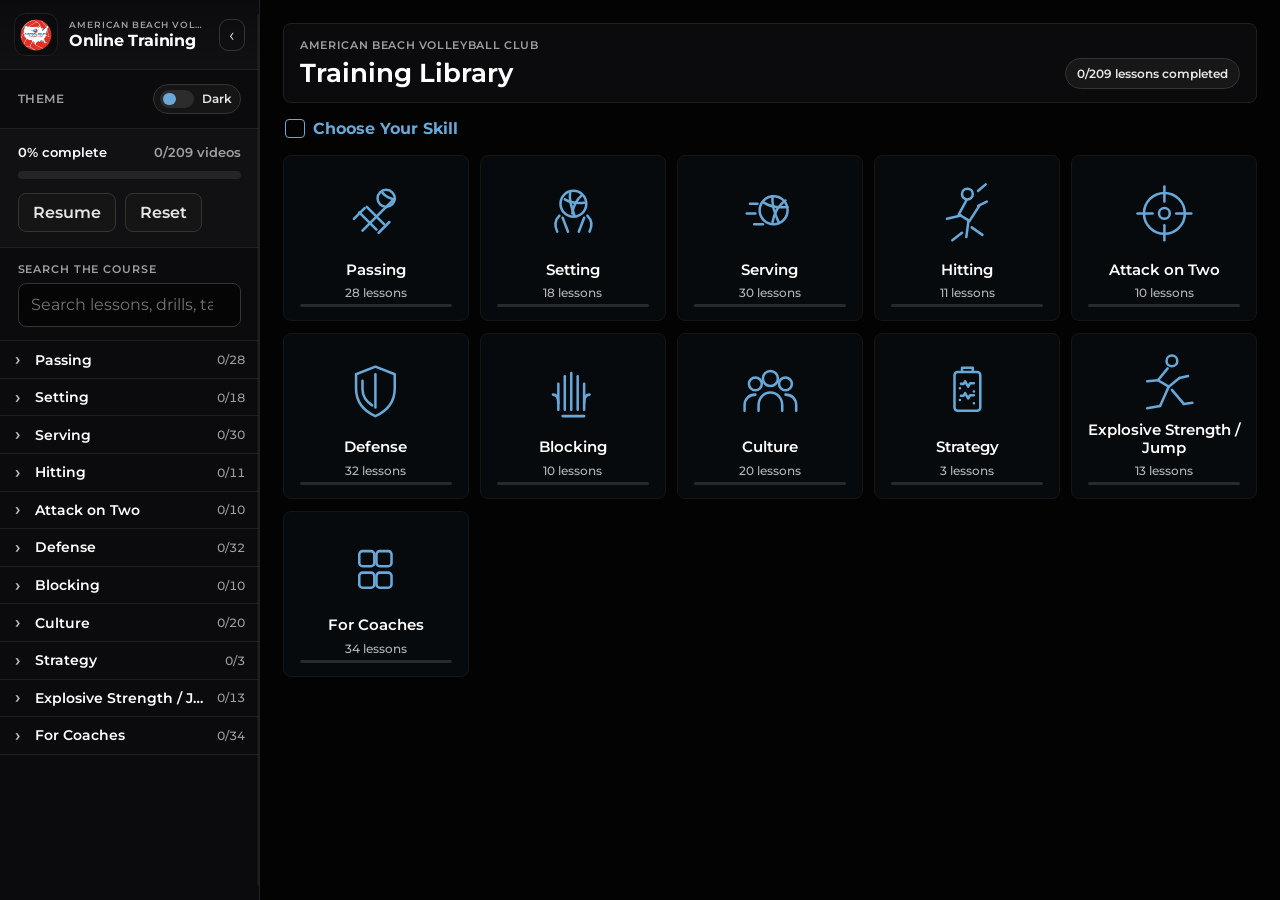
<file: index.html>
<!doctype html>
<html lang="en">
  <head>
    <meta charset="utf-8">
    <meta name="viewport" content="width=device-width, initial-scale=1">
    <title>Beach Volleyball Training Videos & Drills | American Beach Volleyball Club</title>
    <meta
      name="description"
      content="Learn beach volleyball with American Beach Volleyball Club training videos, drills, and coaching for passing, setting, serving, hitting, defense, blocking, strategy, and explosive strength."
    >
    <meta name="robots" content="index, follow">
    <link rel="canonical" href="https://learn.americanbeachvolleyballclub.com/">
    <meta property="og:type" content="website">
    <meta property="og:site_name" content="American Beach Volleyball Club">
    <meta property="og:title" content="Beach Volleyball Training Videos & Drills | American Beach Volleyball Club">
    <meta property="og:description" content="Beach volleyball training videos, drills, and coaching from American Beach Volleyball Club.">
    <meta property="og:url" content="https://learn.americanbeachvolleyballclub.com/">
    <meta property="og:image" content="https://learn.americanbeachvolleyballclub.com/assets/abvc-logo.png">
    <meta name="twitter:card" content="summary">
    <meta name="twitter:title" content="Beach Volleyball Training Videos & Drills | American Beach Volleyball Club">
    <meta name="twitter:description" content="Beach volleyball training videos, drills, and coaching from American Beach Volleyball Club.">
    <meta name="twitter:image" content="https://learn.americanbeachvolleyballclub.com/assets/abvc-logo.png">
    <script type="application/ld+json">
      {
        "@context": "https://schema.org",
        "@type": "Course",
        "name": "American Beach Volleyball Club Online Training",
        "description": "Beach volleyball training videos, drills, and coaching covering skills, strategy, culture, explosive strength, and coaching games.",
        "url": "https://learn.americanbeachvolleyballclub.com/",
        "provider": {
          "@type": "Organization",
          "name": "American Beach Volleyball Club",
          "url": "https://learn.americanbeachvolleyballclub.com/"
        },
        "inLanguage": "en"
      }
    </script>
    <link rel="icon" type="image/png" href="assets/abvc-logo.png">
    <link rel="apple-touch-icon" href="assets/abvc-logo.png">
    <link rel="preconnect" href="https://fonts.googleapis.com">
    <link rel="preconnect" href="https://fonts.gstatic.com" crossorigin>
    <link href="https://fonts.googleapis.com/css2?family=Montserrat:wght@400;500;600;700&display=swap" rel="stylesheet">
    <link rel="stylesheet" href="styles.css?v=34">
    <!-- Google tag (gtag.js) -->
    <script async src="https://www.googletagmanager.com/gtag/js?id=G-4H2KWQCD0J"></script>
    <script>
      window.dataLayer = window.dataLayer || [];
      function gtag() { dataLayer.push(arguments); }
      gtag("js", new Date());
      gtag("config", "G-4H2KWQCD0J");
    </script>
    <script id="mcjs">!function(c,h,i,m,p){m=c.createElement(h),p=c.getElementsByTagName(h)[0],m.async=1,m.src=i,p.parentNode.insertBefore(m,p)}(document,"script","https://chimpstatic.com/mcjs-connected/js/users/8a5a40781b8eb0233e2a99b61/4158b259b9c6bb504e699e1d3.js");</script>
  </head>
  <body>
    <div class="app-shell" id="appShell">
      <aside class="course-sidebar" id="courseSidebar" aria-label="Course navigation">
        <button class="sidebar-resize-handle" id="sidebarResizeHandle" type="button" aria-label="Resize course navigation"></button>
        <div class="brand-lockup">
          <button class="brand-home-button" id="brandHomeButton" type="button" aria-label="Back to course home">
            <img class="brand-logo" src="assets/abvc-logo.png" alt="American Beach Volleyball Club logo">
          </button>
          <div class="brand-copy">
            <p class="eyebrow">American Beach Volleyball Club</p>
            <h1>Online Training</h1>
          </div>
          <button class="sidebar-toggle" id="sidebarToggle" type="button" aria-label="Collapse course navigation" aria-expanded="true">
            <span aria-hidden="true">‹</span>
          </button>
        </div>

        <div class="theme-row">
          <span>Theme</span>
          <button class="theme-toggle" id="themeToggle" type="button" aria-pressed="true">
            <span class="theme-toggle-track" aria-hidden="true">
              <span class="theme-toggle-thumb"></span>
            </span>
            <span id="themeLabel">Dark</span>
          </button>
        </div>

        <div class="progress-card" aria-live="polite">
          <div class="progress-copy">
            <span id="progressLabel">0% complete</span>
            <span id="lessonCount">0 lessons</span>
          </div>
          <div class="progress-track" aria-hidden="true">
            <span id="progressFill"></span>
          </div>
          <div class="sidebar-actions">
            <button class="button button-secondary" id="resumeButton" type="button">Resume</button>
            <button class="button button-ghost" id="resetProgressButton" type="button">Reset</button>
          </div>
        </div>

        <label class="search-label" for="courseSearch">Search the course</label>
        <input id="courseSearch" class="course-search" type="search" placeholder="Search lessons, drills, tags">

        <nav id="courseTree" class="course-tree" aria-label="Course modules"></nav>
      </aside>
      <button class="sidebar-backdrop" id="sidebarBackdrop" type="button" aria-label="Close course navigation"></button>

      <main class="lesson-main">
        <button class="mobile-menu-button" id="mobileMenuButton" type="button" aria-label="Open course menu">
          <span aria-hidden="true"></span>
          <span aria-hidden="true"></span>
          <span aria-hidden="true"></span>
        </button>

        <section class="lesson-hero" aria-labelledby="lessonTitle">
          <div class="lesson-topline">
            <button class="back-button" id="backButton" type="button" hidden>Back</button>
            <div class="lesson-kicker" id="lessonPath">Course overview</div>
          </div>
          <div class="lesson-header">
            <div>
              <h2 id="lessonTitle">Training Library</h2>
              <p id="lessonDescription" hidden></p>
            </div>
            <div class="lesson-status" id="lessonStatus"></div>
          </div>
        </section>

        <section class="mobile-lesson-progress" id="mobileLessonProgress" aria-label="Lesson progress" hidden></section>

        <section class="mobile-module-panel" id="mobileModulePanel" aria-label="Current module lessons" hidden>
          <section class="course-playlist mobile-course-playlist" id="mobileCoursePlaylist" aria-label="Current module playlist" hidden></section>
        </section>

        <section class="player-panel" aria-label="Lesson video">
          <div id="videoMount" class="video-shell">
            <div class="video-placeholder">
              <span class="play-badge" aria-hidden="true"></span>
              <p>Select a lesson to load the player.</p>
            </div>
          </div>
        </section>

        <section class="lesson-actions" aria-label="Lesson actions">
          <button class="button button-primary" id="completeButton" type="button" disabled>Complete Video</button>
          <button class="button button-secondary" id="nextButton" type="button" disabled>Next Lesson</button>
        </section>

        <section class="series-complete-panel" id="seriesCompletePanel" aria-live="polite" hidden></section>

        <section class="skill-hub" id="skillHub" aria-label="Skill hub"></section>

        <section class="lesson-details" aria-label="Lesson details">
          <article>
            <h3>Lesson Notes</h3>
            <ul id="notesList" class="detail-list">
              <li>Pick a lesson to see coaching notes.</li>
            </ul>
          </article>
          <article>
            <h3>Practice Drills</h3>
            <ul id="drillsList" class="detail-list">
              <li>Drills will appear here when they are added to the lesson data.</li>
            </ul>
          </article>
        </section>
      </main>

      <aside class="playlist-panel" id="playlistPanel" aria-label="Current module playlist" hidden>
        <button class="playlist-resize-handle" id="playlistResizeHandle" type="button" aria-label="Resize lesson playlist"></button>
        <section class="course-playlist" id="coursePlaylist" aria-label="Course playlist" hidden></section>
      </aside>
    </div>

    <template id="treeItemTemplate">
      <div class="tree-item"></div>
    </template>

    <script src="app.js?v=37" defer></script>
  </body>
</html>
</file>
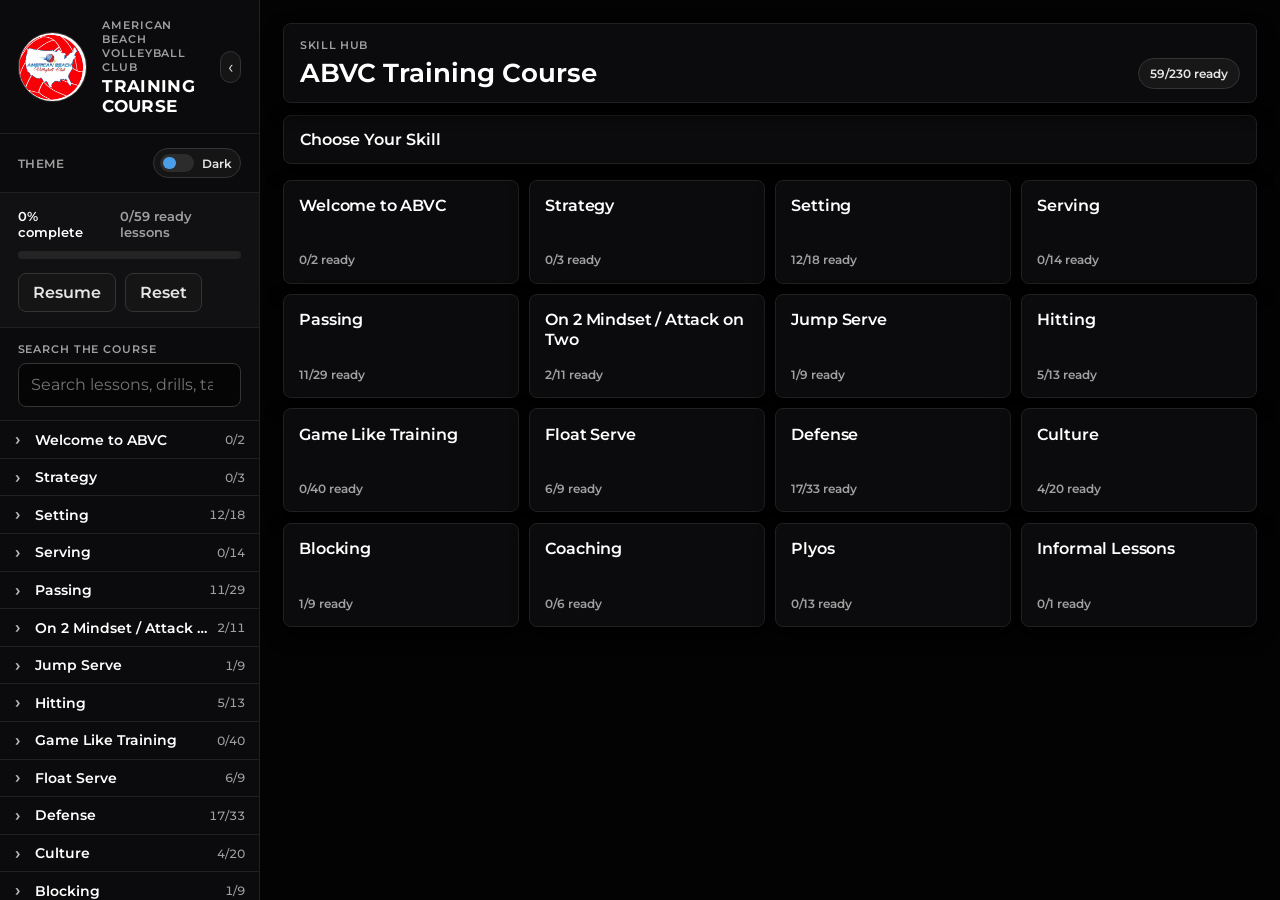
<file: abvc-course/index.html>
<!doctype html>
<html lang="en">
  <head>
    <meta charset="utf-8">
    <meta name="viewport" content="width=device-width, initial-scale=1">
    <title>ABVC Training Course</title>
    <meta
      name="description"
      content="A free, expandable American Beach Volleyball Club training course with local progress tracking."
    >
    <link rel="icon" href="data:image/svg+xml,%3Csvg xmlns='http://www.w3.org/2000/svg' viewBox='0 0 64 64'%3E%3Crect width='64' height='64' rx='14' fill='%230759aa'/%3E%3Cpath d='M11 42c12-8 25-9 39-3v14H11z' fill='%2322a7f2'/%3E%3Ccircle cx='43' cy='19' r='9' fill='%23ffffff'/%3E%3Cpath d='M18 33h28M32 24v23' stroke='%23fff' stroke-width='4' stroke-linecap='round'/%3E%3C/svg%3E">
    <link rel="preconnect" href="https://fonts.googleapis.com">
    <link rel="preconnect" href="https://fonts.gstatic.com" crossorigin>
    <link href="https://fonts.googleapis.com/css2?family=Montserrat:wght@400;500;600;700&display=swap" rel="stylesheet">
    <link rel="stylesheet" href="styles.css?v=16">
  </head>
  <body>
    <div class="app-shell" id="appShell">
      <aside class="course-sidebar" id="courseSidebar" aria-label="Course navigation">
        <div class="brand-lockup">
          <img class="brand-logo" src="assets/abvc-logo.png" alt="American Beach Volleyball Club logo">
          <div class="brand-copy">
            <p class="eyebrow">American Beach Volleyball Club</p>
            <h1>Training Course</h1>
          </div>
          <button class="sidebar-toggle" id="sidebarToggle" type="button" aria-label="Collapse course navigation" aria-expanded="true">
            <span aria-hidden="true">‹</span>
          </button>
        </div>

        <div class="theme-row">
          <span>Theme</span>
          <button class="theme-toggle" id="themeToggle" type="button" aria-pressed="true">
            <span class="theme-toggle-track" aria-hidden="true">
              <span class="theme-toggle-thumb"></span>
            </span>
            <span id="themeLabel">Dark</span>
          </button>
        </div>

        <div class="progress-card" aria-live="polite">
          <div class="progress-copy">
            <span id="progressLabel">0% complete</span>
            <span id="lessonCount">0 lessons</span>
          </div>
          <div class="progress-track" aria-hidden="true">
            <span id="progressFill"></span>
          </div>
          <div class="sidebar-actions">
            <button class="button button-secondary" id="resumeButton" type="button">Resume</button>
            <button class="button button-ghost" id="resetProgressButton" type="button">Reset</button>
          </div>
        </div>

        <label class="search-label" for="courseSearch">Search the course</label>
        <input id="courseSearch" class="course-search" type="search" placeholder="Search lessons, drills, tags">

        <nav id="courseTree" class="course-tree" aria-label="Course modules"></nav>
      </aside>
      <button class="sidebar-backdrop" id="sidebarBackdrop" type="button" aria-label="Close course navigation"></button>

      <main class="lesson-main">
        <button class="mobile-menu-button" id="mobileMenuButton" type="button">Course Menu</button>

        <section class="lesson-hero" aria-labelledby="lessonTitle">
          <div class="lesson-topline">
            <button class="back-button" id="backButton" type="button" hidden>Back</button>
            <div class="lesson-kicker" id="lessonPath">Course overview</div>
          </div>
          <div class="lesson-header">
            <div>
              <h2 id="lessonTitle">ABVC Training Course</h2>
              <p id="lessonDescription" hidden></p>
            </div>
            <div class="lesson-status" id="lessonStatus">Ready</div>
          </div>
        </section>

        <section class="player-panel" aria-label="Lesson video">
          <div id="videoMount" class="video-shell">
            <div class="video-placeholder">
              <span class="play-badge" aria-hidden="true"></span>
              <p>Select a lesson to load the player.</p>
            </div>
          </div>
        </section>

        <section class="lesson-actions" aria-label="Lesson actions">
          <button class="button button-primary" id="completeButton" type="button" disabled>Complete Video</button>
          <button class="button button-secondary" id="nextButton" type="button" disabled>Next Lesson</button>
        </section>

        <section class="skill-hub" id="skillHub" aria-label="Skill hub"></section>

        <section class="lesson-details" aria-label="Lesson details">
          <article>
            <h3>Coaching Notes</h3>
            <ul id="notesList" class="detail-list">
              <li>Pick a lesson to see coaching notes.</li>
            </ul>
          </article>
          <article>
            <h3>Practice Drills</h3>
            <ul id="drillsList" class="detail-list">
              <li>Drills will appear here when they are added to the lesson data.</li>
            </ul>
          </article>
        </section>
      </main>

      <aside class="playlist-panel" id="playlistPanel" aria-label="Current module playlist" hidden>
        <section class="course-playlist" id="coursePlaylist" aria-label="Course playlist" hidden></section>
      </aside>
    </div>

    <template id="treeItemTemplate">
      <div class="tree-item"></div>
    </template>

    <script src="app.js?v=16" defer></script>
  </body>
</html>
</file>
<file: styles.css>
:root {
  color-scheme: dark;
  --bg: #030303;
  --panel: #0b0b0d;
  --panel-soft: #111113;
  --ink: #e6e6e6;
  --ink-strong: #ffffff;
  --muted: #a0a0a0;
  --line: #202020;
  --line-strong: #343434;
  --accent: #68A9D9;
  --accent-ink: #050505;
  --navy: #f1f1f1;
  --gray-button: #151515;
  --input-bg: #050505;
  --track-bg: #242424;
  --hover-bg: #121212;
  --active-bg: #151515;
  --nested-bg: #070707;
  --pill-bg: #171717;
  --scroll-track: #050505;
  --scroll-thumb: #3a3a3a;
  --surface-lift: #151515;
  --sidebar-width: 16.25rem;
  --sidebar-collapsed-width: 4.5rem;
  --playlist-collapsed-width: 3.4rem;
  --playlist-width: clamp(21.25rem, 24vw, 26.25rem);
  font-family: Montserrat, ui-sans-serif, system-ui, -apple-system, BlinkMacSystemFont, "Segoe UI", sans-serif;
}

:root[data-theme="light"] {
  color-scheme: light;
  --bg: #f1f3f5;
  --panel: #ffffff;
  --panel-soft: #e8edf2;
  --ink: #1f2933;
  --ink-strong: #111827;
  --muted: #52606d;
  --line: #cfd8e2;
  --line-strong: #b9c5d1;
  --accent: #3d99d4;
  --accent-ink: #ffffff;
  --navy: #1f2933;
  --gray-button: #e8edf2;
  --input-bg: #ffffff;
  --track-bg: #d7e0e8;
  --hover-bg: #eaf3fa;
  --active-bg: #dcecf8;
  --nested-bg: #f4f7fa;
  --pill-bg: #e5ebf1;
  --scroll-track: #edf1f5;
  --scroll-thumb: #9aa9b8;
  --surface-lift: #e2e8ef;
}

:root[data-theme="light"] .course-sidebar,
:root[data-theme="light"] .brand-lockup,
:root[data-theme="light"] .theme-row,
:root[data-theme="light"] .tree-row {
  background: #f9fbfd;
}

:root[data-theme="light"] .progress-card {
  background: #eaf0f5;
}

:root[data-theme="light"] .tree-row[data-node-type="lesson"] .tree-title {
  color: #344250;
  font-weight: 600;
}

:root[data-theme="light"] .tree-row[data-node-type="lesson"] .tree-meta,
:root[data-theme="light"] .tree-row[data-node-type="lesson"] .tree-toggle {
  color: #647384;
}

:root[data-theme="light"] .tree-toggle {
  color: #536577;
}

:root[data-theme="light"] .tree-row.is-complete .tree-title::after {
  color: #3e6f91;
}

:root[data-theme="light"] .skill-card,
:root[data-theme="light"] .skill-card[data-node-type="lesson"] {
  border-color: #c6d4e1;
  background: #ffffff;
  box-shadow: 0 1px 2px rgba(31, 41, 51, 0.08);
  color: var(--ink-strong);
}

:root[data-theme="light"] .skill-card[data-node-type="module"] {
  border-color: #c6d4e1;
}

:root[data-theme="light"] .skill-card:hover {
  border-color: var(--accent);
  background: #f2f8fc;
}

:root[data-theme="light"] .skill-card-title {
  color: var(--ink-strong);
}

:root[data-theme="light"] .skill-card-count {
  color: var(--muted);
}

:root[data-theme="light"] .skill-card-progress {
  background: #d7e1ea;
}

:root[data-theme="light"] .player-panel {
  border-color: #c6d4e1;
  background: #edf3f8;
}

:root[data-theme="light"] .video-shell {
  border-color: #b9c8d6;
  background: #dfe8f0;
  color: var(--ink-strong);
}

:root[data-theme="light"] .video-shell iframe {
  background: #dfe8f0;
}

:root[data-theme="light"] .video-load-button,
:root[data-theme="light"] .video-load-button .video-placeholder {
  border-color: #b9c8d6;
  background-color: #edf3f8;
}

:root[data-theme="light"] .video-placeholder p {
  color: var(--ink-strong);
}

* {
  box-sizing: border-box;
}

body {
  margin: 0;
  background: var(--bg);
  color: var(--ink);
}

button,
input {
  font: inherit;
}

.app-shell {
  display: grid;
  grid-template-columns: var(--sidebar-width) minmax(0, 1fr);
  min-height: 100vh;
}

.app-shell.has-playlist {
  grid-template-columns: var(--sidebar-width) minmax(0, 1fr) var(--playlist-width);
}

.app-shell.has-playlist.is-playlist-collapsed {
  grid-template-columns: var(--sidebar-width) minmax(0, 1fr) var(--playlist-collapsed-width);
}

.app-shell.is-sidebar-collapsed {
  --sidebar-width: var(--sidebar-collapsed-width);
}

.app-shell.is-resizing-playlist {
  cursor: col-resize;
  user-select: none;
}

.app-shell.is-resizing-sidebar {
  cursor: col-resize;
  user-select: none;
}

.course-sidebar {
  position: sticky;
  top: 0;
  align-self: start;
  height: 100vh;
  overflow-y: auto;
  border-right: 1px solid var(--line);
  background: var(--panel);
  padding: 0;
}

.sidebar-resize-handle {
  position: absolute;
  z-index: 3;
  top: 0;
  right: -0.75rem;
  bottom: 0;
  width: 1.5rem;
  border: 0;
  border-radius: 0;
  background: transparent;
  padding: 0;
  cursor: col-resize;
  touch-action: none;
}

.sidebar-resize-handle::before {
  content: "";
  position: absolute;
  top: 0.9rem;
  bottom: 0.9rem;
  left: 50%;
  width: 3px;
  border-radius: 999px;
  background: var(--line-strong);
  opacity: 0.5;
  transform: translateX(-50%);
  transition: background-color 160ms ease, opacity 160ms ease, width 160ms ease;
}

.sidebar-resize-handle:hover::before,
.sidebar-resize-handle:focus-visible::before,
.app-shell.is-resizing-sidebar .sidebar-resize-handle::before {
  width: 4px;
  background: var(--accent);
  opacity: 1;
}

.sidebar-resize-handle:focus-visible {
  outline: 0;
}

.course-sidebar::-webkit-scrollbar {
  width: 10px;
}

.course-sidebar::-webkit-scrollbar-track {
  background: var(--scroll-track);
}

.course-sidebar::-webkit-scrollbar-thumb {
  border: 3px solid var(--scroll-track);
  border-radius: 999px;
  background: var(--scroll-thumb);
}

.brand-lockup {
  display: flex;
  gap: 0.72rem;
  align-items: center;
  padding: 0.82rem 0.9rem;
  border-bottom: 1px solid var(--line);
  background: linear-gradient(180deg, var(--panel) 0%, var(--panel-soft) 100%);
}

.brand-home-button {
  display: grid;
  width: 2.7rem;
  height: 2.7rem;
  place-items: center;
  flex: 0 0 auto;
  border: 1px solid var(--line);
  border-radius: 0.72rem;
  background: var(--panel);
  padding: 0;
  color: inherit;
  cursor: pointer;
}

.brand-home-button:hover .brand-logo,
.brand-home-button:focus-visible .brand-logo {
  transform: scale(1.06);
}

.brand-home-button:focus-visible {
  outline: 2px solid var(--accent);
  outline-offset: 3px;
}

.brand-copy {
  display: grid;
  gap: 0.1rem;
  min-width: 0;
}

.sidebar-toggle {
  display: grid;
  place-items: center;
  width: 2rem;
  height: 2rem;
  margin-left: auto;
  border: 1px solid var(--line-strong);
  border-radius: 0.58rem;
  background: transparent;
  color: var(--ink);
  cursor: pointer;
  font-size: 1.1rem;
  line-height: 1;
}

.mobile-menu-button,
.sidebar-backdrop {
  display: none;
}

.app-shell.is-sidebar-collapsed .brand-lockup {
  justify-content: center;
  padding: 0.75rem 0.45rem;
}

.app-shell.is-sidebar-collapsed .brand-logo {
  width: 1.9rem;
  height: 1.9rem;
}

.app-shell.is-sidebar-collapsed .brand-copy,
.app-shell.is-sidebar-collapsed .theme-row,
.app-shell.is-sidebar-collapsed .progress-card,
.app-shell.is-sidebar-collapsed .search-label,
.app-shell.is-sidebar-collapsed .course-search,
.app-shell.is-sidebar-collapsed .tree-title,
.app-shell.is-sidebar-collapsed .tree-meta,
.app-shell.is-sidebar-collapsed .tree-children {
  display: none;
}

.app-shell.is-sidebar-collapsed .sidebar-toggle {
  position: absolute;
  top: 3.6rem;
  left: 50%;
  width: 1.8rem;
  height: 1.8rem;
  margin-left: 0;
  transform: translateX(-50%) rotate(180deg);
}

.app-shell.is-sidebar-collapsed .sidebar-resize-handle {
  display: none;
}

.app-shell.is-sidebar-collapsed .course-tree {
  padding-top: 2.7rem;
}

.app-shell.is-sidebar-collapsed .tree-row {
  display: grid;
  grid-template-columns: 1fr;
  justify-items: center;
  min-height: 2.7rem;
  padding: 0.4rem;
}

.app-shell.is-sidebar-collapsed .tree-toggle {
  width: 1.6rem;
  height: 1.6rem;
  border-radius: 999px;
  background: var(--panel-soft);
}

.theme-row {
  display: flex;
  align-items: center;
  justify-content: space-between;
  gap: 1rem;
  border-bottom: 1px solid var(--line);
  background: var(--panel);
  padding: 0.85rem 1.1rem;
  color: var(--muted);
  font-size: 0.78rem;
  font-weight: 600;
  letter-spacing: 0.05em;
  text-transform: uppercase;
}

.theme-toggle {
  display: inline-flex;
  align-items: center;
  gap: 0.5rem;
  border: 1px solid var(--line-strong);
  border-radius: 999px;
  background: var(--gray-button);
  color: var(--ink);
  padding: 0.3rem 0.55rem 0.3rem 0.35rem;
  cursor: pointer;
  font-size: 0.78rem;
  font-weight: 600;
}

.theme-toggle-track {
  position: relative;
  display: inline-block;
  width: 2.1rem;
  height: 1.15rem;
  border-radius: 999px;
  background: #2c2c2c;
}

.theme-toggle-thumb {
  position: absolute;
  top: 0.18rem;
  left: 0.18rem;
  width: 0.79rem;
  height: 0.79rem;
  border-radius: 999px;
  background: var(--accent);
  transition: left 160ms ease;
}

:root[data-theme="light"] .theme-toggle-track {
  background: #d0d0d0;
}

:root[data-theme="light"] .theme-toggle-thumb {
  left: 1.13rem;
}

.brand-logo {
  display: block;
  width: 2rem;
  height: 2rem;
  flex: 0 0 auto;
  border: 0;
  border-radius: 0.42rem;
  object-fit: cover;
  object-position: center;
  transition: transform 160ms ease;
}

.eyebrow {
  margin: 0;
  color: var(--muted);
  font-size: 0.59rem;
  font-weight: 600;
  letter-spacing: 0.1em;
  line-height: 1.2;
  text-transform: uppercase;
  white-space: nowrap;
  overflow: hidden;
  text-overflow: ellipsis;
}

h1,
h2,
h3,
p {
  margin-top: 0;
}

h1 {
  margin-bottom: 0;
  color: var(--ink-strong);
  font-size: 0.98rem;
  font-weight: 700;
  letter-spacing: -0.015em;
  line-height: 1.15;
  text-transform: none;
}

h2 {
  margin-bottom: 0;
  color: var(--ink-strong);
  font-size: clamp(1.45rem, 2vw, 2.25rem);
  font-weight: 650;
  letter-spacing: 0;
  line-height: 1.12;
}

h3 {
  margin-bottom: 0.85rem;
  color: var(--navy);
  font-size: 0.9rem;
  letter-spacing: 0.05em;
  font-weight: 600;
  text-transform: uppercase;
}

.progress-card {
  margin: 0;
  border: 0;
  border-bottom: 1px solid var(--line);
  border-radius: 0;
  background: var(--panel-soft);
  padding: 0.95rem 1.1rem;
}

.progress-copy {
  display: flex;
  justify-content: space-between;
  gap: 1rem;
  color: var(--muted);
  font-size: 0.82rem;
  font-weight: 600;
}

.progress-copy span:first-child {
  color: var(--ink-strong);
}

.progress-track {
  height: 0.5rem;
  margin: 0.7rem 0 0.85rem;
  overflow: hidden;
  border-radius: 999px;
  background: var(--track-bg);
}

.progress-track span {
  display: block;
  width: 0%;
  height: 100%;
  border-radius: inherit;
  background: var(--accent);
  transition: width 180ms ease;
}

.sidebar-actions,
.lesson-actions {
  display: flex;
  flex-wrap: wrap;
  gap: 0.55rem;
}

.mobile-lesson-progress {
  display: flex;
  justify-content: center;
  align-items: center;
  gap: 0.7rem;
  margin: -0.12rem 0 0.75rem;
  color: var(--muted);
}

.mobile-lesson-progress[hidden] {
  display: none !important;
}

.mobile-module-panel {
  display: none;
}

.button {
  min-height: 2.35rem;
  border: 1px solid transparent;
  border-radius: 8px;
  padding: 0.58rem 0.88rem;
  cursor: pointer;
  font-weight: 600;
  transition: transform 140ms ease, border-color 140ms ease, background 140ms ease;
}

.button:hover:not(:disabled) {
  border-color: #555555;
}

.button:disabled {
  cursor: not-allowed;
  border-color: #252525;
  background: #111111;
  color: #6b6b6b;
}

.button-primary {
  background: var(--accent);
  color: var(--accent-ink);
}

.button-secondary,
.button-ghost {
  border-color: var(--line-strong);
  background: var(--gray-button);
  color: var(--ink);
}

.search-label {
  display: block;
  padding: 0.85rem 1.1rem 0.42rem;
  color: var(--muted);
  font-size: 0.68rem;
  font-weight: 600;
  letter-spacing: 0.08em;
  text-transform: uppercase;
}

.course-search {
  width: calc(100% - 2.2rem);
  margin: 0 1.1rem 0.85rem;
  border: 1px solid var(--line-strong);
  border-radius: 8px;
  background: var(--input-bg);
  padding: 0.72rem 0.8rem;
  color: var(--ink);
}

.course-search::placeholder {
  color: #747474;
}

.course-search:focus {
  outline: 3px solid #202020;
  border-color: #666666;
}

:root[data-theme="light"] .course-search:focus {
  outline-color: #dddddd;
}

.course-tree {
  display: grid;
  gap: 0;
  padding-bottom: 3rem;
  border-top: 1px solid var(--line);
}

.tree-node {
  display: grid;
  gap: 0;
}

.tree-row {
  position: relative;
  display: grid;
  grid-template-columns: 1.05rem minmax(0, 1fr) auto;
  align-items: center;
  gap: 0.55rem;
  width: 100%;
  min-height: 2.35rem;
  border: 0;
  border-bottom: 1px solid var(--line);
  border-radius: 0;
  background: var(--panel);
  padding: 0.48rem 0.9rem;
  color: var(--ink);
  text-align: left;
}

.tree-row::before {
  display: none;
}

.tree-row:hover {
  background: var(--hover-bg);
}

.tree-row[aria-current="true"] {
  background: linear-gradient(to right, var(--accent) 0 3px, var(--active-bg) 3px 100%);
}

.tree-toggle {
  display: grid;
  place-items: center;
  width: 1.05rem;
  height: 1.05rem;
  color: #bdbdbd;
  font-size: 1.05rem;
  font-weight: 600;
  line-height: 1;
  transition: transform 160ms ease;
}

.tree-row[data-open="true"] .tree-toggle {
  transform: rotate(90deg);
}

.tree-row[data-node-type="lesson"] .tree-toggle {
  color: #8c8c8c;
  font-size: 0.9rem;
}

.tree-title {
  overflow: hidden;
  color: var(--ink-strong);
  text-overflow: ellipsis;
  white-space: nowrap;
  font-size: 0.9rem;
  font-weight: 600;
}

.tree-row[data-node-type="lesson"] .tree-title {
  color: #cfcfcf;
  font-weight: 500;
}

.tree-row.is-coming-soon .tree-title {
  color: var(--muted);
  font-weight: 500;
}

.tree-meta {
  color: var(--muted);
  font-size: 0.76rem;
  font-variant-numeric: tabular-nums;
  font-weight: 500;
}

.tree-row[data-node-type="lesson"] .tree-meta {
  color: #a8a8a8;
}

.tree-children {
  display: none;
  margin-left: 0;
  padding-left: 1.1rem;
  border-left: 0;
  background: var(--nested-bg);
}

.tree-children.is-open {
  display: grid;
  gap: 0;
}

.tree-row.is-complete .tree-title::after {
  content: " complete";
  color: #cfcfcf;
  font-size: 0.65rem;
  letter-spacing: 0.05em;
  text-transform: uppercase;
}

.empty-note {
  margin: 0;
  border-bottom: 1px solid var(--line);
  background: var(--nested-bg);
  padding: 0.38rem 1rem 0.48rem 3.15rem;
  color: var(--muted);
  font-size: 0.78rem;
}

.lesson-main {
  min-width: 0;
  display: flex;
  flex-direction: column;
  padding: clamp(0.85rem, 1.8vw, 1.45rem);
}

.lesson-hero,
.player-panel,
.lesson-details article {
  border: 1px solid var(--line);
  border-radius: 8px;
  background: var(--panel);
}

.lesson-hero {
  position: relative;
  overflow: hidden;
  margin-bottom: 0.75rem;
  padding: 0.85rem 1rem;
  background: var(--panel);
}

.lesson-topline {
  display: flex;
  flex-wrap: wrap;
  gap: 0.55rem;
  align-items: center;
  margin-bottom: 0.42rem;
}

.back-button {
  position: fixed;
  z-index: 18;
  bottom: 1rem;
  left: calc(var(--sidebar-width) + 1rem);
  display: grid;
  place-items: center;
  width: 2.6rem;
  height: 2.6rem;
  min-height: 0;
  border: 1px solid var(--line-strong);
  border-radius: 999px;
  background: var(--gray-button);
  color: var(--ink);
  padding: 0;
  cursor: pointer;
  font-size: 1.25rem;
  font-weight: 600;
}

.back-button:hover {
  border-color: #555555;
}

.lesson-kicker {
  margin-bottom: 0;
  color: var(--muted);
  font-size: 0.68rem;
  font-weight: 600;
  letter-spacing: 0.06em;
  text-transform: uppercase;
}

.lesson-header {
  display: grid;
  grid-template-columns: minmax(0, 1fr) auto;
  gap: 0.85rem;
  align-items: center;
}

.lesson-header p {
  max-width: 64rem;
  margin-bottom: 0;
  color: var(--muted);
  font-size: 1rem;
  line-height: 1.6;
}

[hidden] {
  display: none !important;
}

.skill-hub {
  display: grid;
  gap: 0.85rem;
  margin-bottom: 1rem;
}

.hub-header {
  display: flex;
  flex-wrap: wrap;
  justify-content: space-between;
  gap: 1rem;
  align-items: end;
  border: 1px solid var(--line);
  border-radius: 8px;
  background: var(--panel);
  padding: 0.85rem 1rem;
}

.hub-title {
  margin-bottom: 0;
  color: var(--ink-strong);
  font-size: 1rem;
  letter-spacing: 0;
  text-transform: none;
}

.skill-hub[data-hub="overview"] .hub-title {
  color: var(--accent);
}

.hub-description {
  max-width: 46rem;
  margin-bottom: 0;
  color: var(--muted);
  line-height: 1.55;
}

.hub-resume {
  flex: 0 0 auto;
  max-width: 100%;
  white-space: normal;
}

.skill-grid {
  display: grid;
  grid-template-columns: repeat(auto-fit, minmax(10.25rem, 1fr));
  gap: 0.72rem;
}

.skill-hub[data-hub="overview"] {
  gap: 0.78rem;
}

.skill-hub[data-hub="overview"] .hub-header {
  align-items: center;
  border: 0;
  background: transparent;
  padding: 0.2rem 0.1rem 0;
}

.skill-hub[data-hub="overview"] .hub-title {
  display: inline-flex;
  align-items: center;
  gap: 0.52rem;
  color: var(--accent);
  font-size: 1rem;
  font-weight: 700;
}

.skill-hub[data-hub="overview"] .hub-title::before {
  content: "";
  width: 1.12rem;
  height: 1.12rem;
  border: 1.8px solid currentColor;
  border-radius: 4px;
}

.skill-card {
  position: relative;
  display: grid;
  grid-template-columns: 1fr;
  grid-template-rows: minmax(3.9rem, 1fr) auto auto;
  justify-items: center;
  align-items: center;
  gap: 0.38rem;
  height: 10.4rem;
  overflow: hidden;
  border: 1px solid rgba(255, 255, 255, 0.11);
  border-radius: 8px;
  background: #070a0d;
  padding: 1rem 0.95rem 1.22rem;
  color: #ffffff;
  text-align: center;
  cursor: pointer;
  transform: translate3d(0, 0, 0);
  transition: transform 180ms cubic-bezier(0.2, 0, 0, 1), border-color 180ms ease, background 180ms ease;
}

.skill-card::after {
  display: none;
}

.skill-card:hover {
  border-color: var(--accent);
  background: #090d11;
  transform: translate3d(0, -2px, 0);
}

.skill-card:active {
  transform: translate3d(0, 0, 0) scale(0.985);
}

.skill-card:focus-visible {
  outline: 2px solid var(--accent);
  outline-offset: 3px;
}

.skill-card[data-node-type="lesson"] {
  background: #070a0d;
}

.skill-card[data-node-type="module"] {
  border-color: var(--surface-lift);
}

.skill-card-icon {
  position: relative;
  z-index: 1;
  display: grid;
  place-items: center;
  width: 4.3rem;
  height: 4.3rem;
  border: 0;
  color: var(--accent);
}

.skill-card-icon::before {
  display: none;
}

.skill-card-icon svg {
  display: block;
  width: 100%;
  height: 100%;
  fill: none;
  stroke: currentColor;
  stroke-width: 2.35;
  stroke-linecap: round;
  stroke-linejoin: round;
  transform: translate3d(0, 0, 0);
  transition: transform 180ms cubic-bezier(0.2, 0, 0, 1);
}

.skill-card:hover .skill-card-icon svg {
  transform: scale(1.055);
}

.skill-card-eyebrow {
  color: var(--muted);
  font-size: 0.72rem;
  font-weight: 600;
  letter-spacing: 0.08em;
  text-transform: uppercase;
}

.skill-card-title {
  position: relative;
  z-index: 1;
  grid-column: 1;
  max-width: 100%;
  min-height: 1.25em;
  color: #ffffff;
  font-size: 0.96rem;
  line-height: 1.2;
  letter-spacing: 0;
  font-weight: 600;
}

.skill-card-description {
  position: relative;
  z-index: 1;
  color: var(--muted);
  font-size: 0.93rem;
  line-height: 1.48;
}

.skill-card-count {
  position: relative;
  z-index: 1;
  color: rgba(255, 255, 255, 0.7);
  font-size: 0.78rem;
  font-weight: 500;
  line-height: 1.2;
}

.skill-card-progress {
  position: absolute;
  right: 1rem;
  bottom: 0.85rem;
  left: 1rem;
  height: 0.18rem;
  overflow: hidden;
  border-radius: 999px;
  background: rgba(255, 255, 255, 0.13);
}

.skill-card-progress span {
  display: block;
  width: 0;
  height: 100%;
  border-radius: inherit;
  background: var(--accent);
  transition: width 180ms ease;
}

.skill-card-footer {
  display: none;
}

.skill-card-action {
  display: none;
  color: var(--ink-strong);
  font-size: 0.72rem;
  white-space: nowrap;
}

.hub-empty {
  margin: 0;
  border: 1px dashed var(--line-strong);
  border-radius: 14px;
  background: var(--panel);
  padding: 1.4rem;
  color: var(--muted);
}

.lesson-status {
  border: 1px solid var(--line-strong);
  border-radius: 999px;
  background: var(--pill-bg);
  color: var(--ink);
  padding: 0.42rem 0.68rem;
  font-size: 0.76rem;
  font-weight: 600;
  white-space: nowrap;
}

.lesson-status:empty,
.playlist-row-status:empty {
  display: none;
}

.course-playlist {
  display: grid;
  gap: 0.65rem;
  margin: 0;
  border: 0;
  border-radius: 0;
  background: transparent;
  padding: 0;
}

.playlist-panel {
  position: sticky;
  top: 0;
  align-self: start;
  height: 100vh;
  overflow-y: auto;
  border-left: 1px solid var(--line);
  background: var(--panel);
  padding: 0.9rem;
  padding-left: 1rem;
}

.playlist-panel[hidden] {
  display: none !important;
}

.playlist-resize-handle {
  position: absolute;
  z-index: 3;
  top: 0;
  bottom: 0;
  left: -0.75rem;
  width: 1.5rem;
  border: 0;
  border-radius: 0;
  background: transparent;
  padding: 0;
  cursor: col-resize;
  touch-action: none;
}

.playlist-resize-handle::before {
  content: "";
  position: absolute;
  top: 0.9rem;
  bottom: 0.9rem;
  left: 50%;
  width: 3px;
  border-radius: 999px;
  background: var(--line-strong);
  transform: translateX(-50%);
  opacity: 0.5;
  transition: background-color 160ms ease, opacity 160ms ease, width 160ms ease;
}

.playlist-resize-handle:hover::before,
.playlist-resize-handle:focus-visible::before,
.app-shell.is-resizing-playlist .playlist-resize-handle::before {
  background: var(--accent);
  width: 4px;
  opacity: 1;
}

.playlist-resize-handle:focus-visible {
  outline: 0;
}

.playlist-panel::-webkit-scrollbar {
  width: 10px;
}

.playlist-panel::-webkit-scrollbar-track {
  background: var(--scroll-track);
}

.playlist-panel::-webkit-scrollbar-thumb {
  border: 3px solid var(--scroll-track);
  border-radius: 999px;
  background: var(--scroll-thumb);
}

.playlist-header {
  display: grid;
  grid-template-columns: minmax(0, 1fr) auto;
  gap: 0.75rem;
  align-items: start;
  border-bottom: 1px solid var(--line);
  padding-bottom: 0.7rem;
}

.playlist-heading {
  min-width: 0;
}

.playlist-eyebrow {
  margin: 0 0 0.2rem;
  color: var(--muted);
  font-size: 0.62rem;
  font-weight: 650;
  letter-spacing: 0.08em;
  text-transform: uppercase;
}

.playlist-title {
  margin-bottom: 0;
  color: var(--ink-strong);
  font-size: 0.98rem;
  letter-spacing: 0;
  text-transform: none;
  line-height: 1.25;
}

.playlist-count {
  justify-self: end;
  border: 1px solid var(--line-strong);
  border-radius: 999px;
  background: var(--pill-bg);
  color: var(--muted);
  padding: 0.35rem 0.5rem;
  font-size: 0.72rem;
  font-weight: 600;
  white-space: nowrap;
}

.playlist-toggle {
  display: inline-flex;
  align-items: center;
  min-height: 1.9rem;
  border: 1px solid var(--line-strong);
  border-radius: 999px;
  background: var(--gray-button);
  color: var(--ink);
  padding: 0.28rem 0.55rem;
  cursor: pointer;
  font-size: 0.72rem;
  font-weight: 650;
}

.playlist-summary {
  display: flex;
  flex-wrap: wrap;
  gap: 0.45rem;
}

.playlist-summary span {
  border: 1px solid var(--line);
  border-radius: 999px;
  background: var(--panel-soft);
  color: var(--muted);
  padding: 0.32rem 0.5rem;
  font-size: 0.72rem;
  font-weight: 600;
}

.playlist-progress {
  height: 0.42rem;
  overflow: hidden;
  border-radius: 999px;
  background: var(--track-bg);
}

.playlist-progress span {
  display: block;
  height: 100%;
  border-radius: inherit;
  background: var(--accent);
}

.playlist-list {
  display: grid;
  gap: 0.38rem;
}

.playlist-row {
  display: grid;
  grid-template-columns: 2rem minmax(0, 1fr);
  gap: 0.55rem 0.65rem;
  align-items: start;
  width: 100%;
  border: 1px solid var(--line);
  border-radius: 8px;
  background: var(--panel-soft);
  padding: 0.68rem 0.72rem;
  color: var(--ink);
  text-align: left;
  cursor: pointer;
}

.playlist-row:hover {
  border-color: var(--line-strong);
  background: var(--hover-bg);
}

.playlist-row[aria-current="true"] {
  border-color: var(--line-strong);
  background: linear-gradient(to right, var(--accent) 0 3px, var(--active-bg) 3px 100%);
}

.playlist-number,
.playlist-row-status {
  color: var(--muted);
  font-size: 0.76rem;
  font-weight: 600;
  font-variant-numeric: tabular-nums;
}

.playlist-row-title {
  color: var(--ink-strong);
  font-size: 0.86rem;
  font-weight: 600;
  line-height: 1.3;
}

.playlist-row-status {
  grid-column: 2;
}

.playlist-row.is-complete .playlist-row-status {
  color: var(--ink);
}

@media (min-width: 921px) {
  .app-shell.is-playlist-collapsed .playlist-panel {
    overflow: hidden;
    padding: 0.8rem 0.45rem;
  }

  .app-shell.is-playlist-collapsed .playlist-resize-handle {
    display: none;
  }

  .app-shell.is-playlist-collapsed .course-playlist {
    height: 100%;
    place-items: start center;
  }

  .app-shell.is-playlist-collapsed .playlist-header {
    display: flex;
    justify-content: center;
    border-bottom: 0;
    padding-bottom: 0;
  }

  .app-shell.is-playlist-collapsed .playlist-heading,
  .app-shell.is-playlist-collapsed .playlist-count,
  .app-shell.is-playlist-collapsed .playlist-summary,
  .app-shell.is-playlist-collapsed .playlist-progress,
  .app-shell.is-playlist-collapsed .playlist-list {
    display: none;
  }

  .app-shell.is-playlist-collapsed .playlist-toggle {
    min-width: 2.15rem;
    min-height: 6.1rem;
    border-radius: 999px;
    padding: 0.5rem 0.28rem;
    writing-mode: vertical-rl;
    text-orientation: mixed;
  }
}

.playlist-row.is-coming-soon .playlist-row-title,
.playlist-row.is-coming-soon .playlist-number,
.playlist-row.is-coming-soon .playlist-row-status {
  color: var(--muted);
  font-weight: 500;
}

.player-panel {
  display: grid;
  place-items: center;
  overflow: hidden;
  margin-bottom: 0.75rem;
  background: #050505;
  padding: clamp(0.7rem, 1.4vw, 1rem);
}

.video-shell {
  position: relative;
  display: grid;
  place-items: center;
  width: min(100%, 64rem);
  max-height: calc(100vh - 11rem);
  min-height: 20rem;
  overflow: hidden;
  aspect-ratio: 16 / 9;
  border: 1px solid #222222;
  border-radius: 8px;
  background: #000000;
  background-position: center;
  background-size: cover;
  color: #fff;
}

.mobile-progress-label {
  flex: 0 0 auto;
  color: var(--muted);
  font-size: 0.72rem;
  font-weight: 650;
  letter-spacing: 0.04em;
}

.mobile-progress-track {
  display: flex;
  align-items: center;
  gap: 0.25rem;
  width: min(18rem, 34vw);
}

.mobile-progress-mark {
  display: block;
  flex: 1 1 0;
  height: 0.24rem;
  border-radius: 999px;
  background: var(--line-strong);
}

.mobile-progress-mark[data-state="past"] {
  background: #777777;
}

.mobile-progress-mark[data-state="current"] {
  flex-grow: 1.8;
  background: var(--accent);
}

.mobile-video-list-button {
  display: none;
}

.series-complete-panel {
  display: grid;
  grid-template-columns: auto minmax(0, 1fr) auto;
  gap: 0.85rem;
  align-items: center;
  margin-bottom: 0.85rem;
  border: 1px solid var(--line);
  border-radius: 8px;
  background: var(--panel);
  padding: 0.85rem;
}

.series-check {
  position: relative;
  display: grid;
  place-items: center;
  width: 2.3rem;
  height: 2.3rem;
  border: 1px solid var(--line-strong);
  border-radius: 999px;
  color: var(--ink-strong);
}

.series-check::before {
  content: "";
  width: 0.78rem;
  height: 0.42rem;
  margin-top: -0.1rem;
  border-bottom: 2px solid currentColor;
  border-left: 2px solid currentColor;
  transform: rotate(-45deg);
}

.series-complete-copy {
  min-width: 0;
}

.series-complete-copy p {
  margin: 0 0 0.18rem;
  color: var(--muted);
  font-size: 0.64rem;
  font-weight: 650;
  letter-spacing: 0.08em;
  text-transform: uppercase;
}

.series-complete-copy h3 {
  margin: 0;
  color: var(--ink-strong);
  font-size: 0.96rem;
  line-height: 1.25;
}

.series-complete-copy span {
  display: block;
  margin-top: 0.18rem;
  color: var(--muted);
  font-size: 0.78rem;
  font-weight: 500;
}

.series-complete-panel.is-advancing .series-check {
  animation: seriesCheckPulse 680ms ease both;
}

.series-complete-panel.is-advancing {
  animation: seriesPanelLift 680ms ease both;
}

@keyframes seriesCheckPulse {
  0% {
    transform: scale(1);
    background: transparent;
  }
  45% {
    transform: scale(1.14);
    background: var(--accent);
    color: var(--accent-ink);
  }
  100% {
    transform: scale(1);
    background: transparent;
  }
}

@keyframes seriesPanelLift {
  0% {
    transform: translateY(0);
  }
  45% {
    transform: translateY(-0.16rem);
    border-color: var(--line-strong);
  }
  100% {
    transform: translateY(0);
  }
}

.video-shell iframe {
  position: absolute;
  inset: 0;
  width: 100%;
  height: 100%;
  border: 0;
  background: #000;
}

.video-placeholder {
  position: relative;
  z-index: 1;
  display: grid;
  justify-items: center;
  gap: 0.75rem;
  max-width: 26rem;
  padding: 2rem;
  text-align: center;
}

.video-load-button .video-placeholder {
  border: 1px solid #303030;
  border-radius: 8px;
  background: #050505;
  padding: 1rem 1.2rem;
}

.video-placeholder p {
  margin-bottom: 0;
  color: #fff;
  font-size: 0.9rem;
  font-weight: 600;
  line-height: 1.45;
}

.video-note {
  display: block;
  max-width: 22rem;
  color: #b8b8b8;
  font-size: 0.78rem;
  font-weight: 500;
  line-height: 1.45;
}

.play-badge {
  width: 3.45rem;
  height: 3.45rem;
  border: 1px solid #fff;
  border-radius: 999px;
  background: #fff;
}

.play-badge::after {
  content: "";
  display: block;
  width: 0;
  height: 0;
  margin: 0.98rem 0 0 1.38rem;
  border-top: 0.7rem solid transparent;
  border-bottom: 0.7rem solid transparent;
  border-left: 1rem solid #111111;
}

.video-load-button {
  border: 0;
  background-color: #050505;
  color: inherit;
  cursor: pointer;
}

.lesson-actions {
  order: 3;
  margin-bottom: 0.75rem;
}

.lesson-details {
  display: grid;
  grid-template-columns: repeat(2, minmax(0, 1fr));
  gap: 0.9rem;
}

.lesson-details article {
  padding: 1.15rem;
}

.detail-list {
  display: grid;
  gap: 0.65rem;
  margin: 0;
  padding-left: 1.05rem;
  color: var(--muted);
  line-height: 1.55;
}

.detail-list li::marker {
  color: #9a9a9a;
}

.tag-list {
  display: flex;
  flex-wrap: wrap;
  gap: 0.45rem;
  margin-top: 1rem;
}

.tag {
  border: 1px solid var(--line);
  border-radius: 999px;
  background: var(--pill-bg);
  color: var(--ink);
  padding: 0.32rem 0.52rem;
  font-size: 0.75rem;
  font-weight: 600;
}

@media (max-width: 920px) {
  .app-shell {
    display: block;
  }

  .course-sidebar {
    position: fixed;
    z-index: 30;
    inset: 0 auto 0 0;
    width: min(86vw, 21rem);
    height: 100vh;
    max-height: none;
    border-right: 1px solid var(--line);
    border-bottom: 0;
    transform: translateX(-102%);
    transition: transform 180ms ease;
  }

  .app-shell.is-sidebar-open .course-sidebar {
    transform: translateX(0);
  }

  .sidebar-backdrop {
    position: fixed;
    z-index: 20;
    inset: 0;
    display: none;
    border: 0;
    background: rgba(0, 0, 0, 0.64);
  }

  .app-shell.is-sidebar-open .sidebar-backdrop {
    display: block;
  }

  .mobile-menu-button {
    display: inline-grid;
    place-items: center;
    gap: 0.18rem;
    width: 2.35rem;
    height: 2.35rem;
    min-height: 0;
    margin-bottom: 0.55rem;
    border: 1px solid var(--line-strong);
    border-radius: 8px;
    background: var(--gray-button);
    color: var(--ink);
    padding: 0;
    cursor: pointer;
  }

  .mobile-menu-button span {
    display: block;
    width: 1.05rem;
    height: 0.1rem;
    border-radius: 999px;
    background: currentColor;
  }

  .app-shell.is-sidebar-collapsed .brand-lockup {
    justify-content: flex-start;
    padding: 0.82rem 0.9rem;
  }

  .app-shell.is-sidebar-collapsed .brand-logo {
    width: 2rem;
    height: 2rem;
  }

  .app-shell.is-sidebar-collapsed .brand-copy,
  .app-shell.is-sidebar-collapsed .tree-title,
  .app-shell.is-sidebar-collapsed .tree-meta {
    display: block;
  }

  .app-shell.is-sidebar-collapsed .theme-row,
  .app-shell.is-sidebar-collapsed .progress-card {
    display: flex;
  }

  .app-shell.is-sidebar-collapsed .progress-card {
    display: block;
  }

  .app-shell.is-sidebar-collapsed .search-label {
    display: block;
  }

  .app-shell.is-sidebar-collapsed .course-search {
    display: block;
  }

  .app-shell.is-sidebar-collapsed .tree-children.is-open {
    display: grid;
  }

  .app-shell.is-sidebar-collapsed .sidebar-toggle {
    position: static;
    width: 2rem;
    height: 2rem;
    margin-left: auto;
    transform: none;
  }

  .app-shell.is-sidebar-collapsed .course-tree {
    padding-top: 0;
  }

  .app-shell.is-sidebar-collapsed .tree-row {
    grid-template-columns: 1.05rem minmax(0, 1fr) auto;
    justify-items: stretch;
    min-height: 2.35rem;
    padding: 0.48rem 0.9rem;
  }

  .app-shell.is-sidebar-collapsed .tree-toggle {
    width: 1.05rem;
    height: 1.05rem;
    border-radius: 0;
    background: transparent;
  }

  .lesson-header,
  .lesson-details {
    grid-template-columns: 1fr;
  }

  .back-button {
    left: 0.85rem;
    bottom: calc(1.15rem + env(safe-area-inset-bottom, 0px));
  }

  .lesson-header {
    align-items: start;
  }

  .video-shell {
    width: min(100%, 26rem);
    min-height: auto;
    max-height: none;
    aspect-ratio: 9 / 16;
  }

  .playlist-panel {
    display: none;
  }

  .playlist-resize-handle {
    display: none;
  }

  .sidebar-resize-handle {
    display: none;
  }

  .playlist-panel[hidden] {
    display: none !important;
  }

  .mobile-lesson-progress {
    display: flex;
    justify-content: space-between;
    align-items: center;
    gap: 0.5rem;
    margin: -0.08rem 0 0.55rem;
    border: 1px solid var(--line);
    border-radius: 8px;
    background: var(--panel);
    padding: 0.42rem 0.52rem;
    color: var(--muted);
  }

  .mobile-progress-label {
    flex: 0 0 auto;
    font-size: 0.78rem;
    font-weight: 650;
    letter-spacing: 0.04em;
  }

  .mobile-progress-track {
    display: flex;
    align-items: center;
    gap: 0.22rem;
    width: min(8rem, 30vw);
  }

  .mobile-progress-mark {
    display: block;
    flex: 1 1 0;
    height: 0.22rem;
    border-radius: 999px;
    background: var(--line-strong);
  }

  .mobile-progress-mark[data-state="past"] {
    background: #777777;
  }

  .mobile-progress-mark[data-state="current"] {
    flex-grow: 1.8;
    background: var(--accent);
  }

  .mobile-video-list-button {
    display: inline-flex;
    align-items: center;
    flex: 0 0 auto;
    min-height: 1.7rem;
    border: 1px solid var(--line-strong);
    border-radius: 999px;
    background: var(--gray-button);
    color: var(--ink);
    padding: 0.2rem 0.5rem;
    cursor: pointer;
    font-size: 0.68rem;
    font-weight: 650;
  }

  .mobile-module-panel {
    display: block;
    margin: 0 0 0.55rem;
  }

  .mobile-module-panel[hidden] {
    display: none !important;
  }

  .mobile-course-playlist {
    gap: 0.45rem;
    border: 1px solid var(--line);
    border-radius: 8px;
    background: var(--panel);
    padding: 0.55rem;
  }

  .mobile-course-playlist .playlist-header {
    grid-template-columns: minmax(0, 1fr) auto auto;
    gap: 0.55rem;
    align-items: center;
    padding-bottom: 0.45rem;
  }

  .mobile-course-playlist .playlist-summary {
    display: none;
  }

  .mobile-course-playlist .playlist-count {
    padding: 0.28rem 0.44rem;
    font-size: 0.68rem;
  }

  .mobile-up-next {
    display: grid;
    gap: 0.25rem;
    border: 1px solid var(--line);
    border-radius: 8px;
    background: var(--panel-soft);
    padding: 0.48rem 0.55rem;
  }

  .mobile-up-next span {
    color: var(--muted);
    font-size: 0.62rem;
    font-weight: 650;
    letter-spacing: 0.08em;
    text-transform: uppercase;
  }

  .mobile-up-next button {
    border: 0;
    background: transparent;
    color: var(--ink-strong);
    padding: 0;
    text-align: left;
    cursor: pointer;
    font-size: 0.82rem;
    font-weight: 650;
    line-height: 1.28;
  }

  .mobile-up-next button:disabled {
    cursor: default;
    color: var(--muted);
  }

  .mobile-course-playlist .playlist-list {
    max-height: 7.5rem;
    overflow-y: auto;
    padding-right: 0.1rem;
  }

  .mobile-course-playlist .playlist-row {
    padding: 0.48rem 0.55rem;
  }

  .playlist-toggle {
    display: inline-flex;
    align-items: center;
    min-height: 1.9rem;
    border: 1px solid var(--line-strong);
    border-radius: 999px;
    background: var(--gray-button);
    color: var(--ink);
    padding: 0.28rem 0.55rem;
    cursor: pointer;
    font-size: 0.72rem;
    font-weight: 650;
  }

  .course-playlist.is-collapsed .playlist-summary,
  .course-playlist.is-collapsed .playlist-progress,
  .course-playlist.is-collapsed .mobile-up-next,
  .course-playlist.is-collapsed .playlist-list {
    display: none;
  }

  .app-shell[data-mode="hub"] .lesson-main {
    min-height: 100dvh;
  }

  .app-shell[data-mode="hub"] .skill-hub {
    min-height: 0;
  }

  .skill-hub {
    gap: 0.62rem;
  }

  .skill-grid {
    grid-template-columns: repeat(2, minmax(0, 1fr));
    gap: 0.5rem;
  }

  .skill-card {
    grid-template-columns: 1fr;
    grid-template-rows: minmax(2.4rem, 1fr) auto auto;
    gap: 0.24rem;
    align-items: center;
    align-content: center;
    height: 7rem;
    padding: 0.68rem 0.58rem 0.95rem;
  }

  .app-shell[data-mode="hub"] .skill-card {
    height: 7rem;
  }

  .skill-card[data-node-type="module"] {
    border-color: var(--surface-lift);
  }

  .skill-card-icon {
    width: 2.55rem;
    height: 2.55rem;
  }

  .skill-card-icon svg {
    stroke-width: 2.45;
  }

  .skill-card-title {
    grid-column: 1;
    font-size: 0.82rem;
    line-height: 1.15;
    text-align: center;
  }

  .skill-card-count {
    font-size: 0.68rem;
  }

  .skill-card-progress {
    right: 0.58rem;
    bottom: 0.55rem;
    left: 0.58rem;
    height: 0.15rem;
  }

  .skill-card-footer {
    display: none;
  }
}

@media (max-width: 560px) {
  .lesson-main {
    padding: 0.65rem;
    padding-bottom: 4.2rem;
  }

  .app-shell[data-mode="hub"] .lesson-main {
    padding: 0.58rem;
    padding-bottom: 0.8rem;
  }

  h2 {
    font-size: 1.55rem;
    line-height: 1.08;
  }

  .brand-lockup {
    align-items: center;
    padding: 0.75rem 0.85rem;
  }

  .brand-logo {
    width: 1.9rem;
    height: 1.9rem;
  }

  .theme-row,
  .progress-card {
    padding-right: 0.85rem;
    padding-left: 0.85rem;
  }

  .progress-card {
    padding-top: 0.62rem;
    padding-bottom: 0.68rem;
  }

  .progress-copy {
    gap: 0.45rem;
    font-size: 0.72rem;
  }

  .progress-track {
    height: 0.34rem;
    margin: 0.48rem 0 0.55rem;
  }

  .sidebar-actions {
    display: grid;
    grid-template-columns: repeat(2, minmax(0, 1fr));
    gap: 0.4rem;
  }

  .search-label {
    padding-right: 0.85rem;
    padding-left: 0.85rem;
  }

  .course-search {
    width: calc(100% - 1.7rem);
    margin-right: 0.85rem;
    margin-left: 0.85rem;
  }

  .lesson-hero,
  .course-playlist,
  .player-panel {
    margin-bottom: 0.65rem;
  }

  .lesson-hero {
    padding: 0.9rem;
  }

  .app-shell[data-mode="hub"] .mobile-menu-button {
    margin-bottom: 0.45rem;
  }

  .app-shell[data-mode="hub"] .lesson-hero {
    margin-bottom: 0.55rem;
    padding: 0.68rem 0.72rem;
  }

  .app-shell[data-mode="hub"] .lesson-topline {
    margin-bottom: 0.26rem;
  }

  .app-shell[data-mode="hub"] h2 {
    font-size: 1.18rem;
    line-height: 1.12;
  }

  .app-shell[data-mode="hub"] .lesson-status {
    padding: 0.28rem 0.45rem;
    font-size: 0.66rem;
  }

  .lesson-header {
    gap: 0.65rem;
  }

  .lesson-status {
    justify-self: start;
  }

  .hub-header {
    display: grid;
    align-items: center;
    padding: 0.62rem 0.68rem;
  }

  .skill-hub[data-hub="overview"] .hub-header {
    padding: 0.05rem 0 0;
  }

  .hub-title {
    font-size: 0.9rem;
  }

  .skill-hub[data-hub="overview"] .hub-title {
    gap: 0.42rem;
    font-size: 0.88rem;
  }

  .skill-hub[data-hub="overview"] .hub-title::before {
    width: 0.92rem;
    height: 0.92rem;
    border-width: 1.6px;
  }

  .hub-resume {
    width: 100%;
    min-height: 2.05rem;
    padding: 0.45rem 0.65rem;
    font-size: 0.78rem;
  }

  .skill-grid {
    grid-template-columns: repeat(2, minmax(0, 1fr));
    gap: 0.42rem;
  }

  .skill-card {
    height: 5.65rem;
    grid-template-columns: 1fr;
    grid-template-rows: minmax(2.35rem, 1fr) auto auto;
    gap: 0.16rem;
    justify-items: center;
    padding: 0.48rem 0.42rem 0.78rem;
  }

  .app-shell[data-mode="hub"] .skill-card {
    height: 5.65rem;
  }

  .skill-card-icon {
    display: grid;
    width: 2.45rem;
    height: 2.45rem;
  }

  .skill-card-icon svg {
    stroke-width: 2.65;
  }

  .skill-card-title {
    grid-column: 1;
    font-size: 0.72rem;
    line-height: 1.12;
    text-align: center;
  }

  .skill-card-count {
    font-size: 0.62rem;
  }

  .skill-card-progress {
    right: 0.46rem;
    bottom: 0.44rem;
    left: 0.46rem;
    height: 0.13rem;
  }

  .skill-card-footer {
    display: none;
  }

  .skill-card-action {
    font-size: 0.62rem;
  }

  .player-panel {
    padding: 0.55rem;
  }

  .video-shell {
    width: min(100%, 19.5rem);
    min-height: auto;
    max-height: none;
    aspect-ratio: 9 / 16;
  }

  .lesson-actions {
    display: grid;
    grid-template-columns: repeat(2, minmax(0, 1fr));
  }

  .lesson-actions .button {
    width: auto;
    min-height: 2.2rem;
    padding-right: 0.5rem;
    padding-left: 0.5rem;
    font-size: 0.78rem;
  }

  .series-complete-panel {
    grid-template-columns: auto minmax(0, 1fr);
    gap: 0.7rem;
    padding: 0.72rem;
  }

  .series-next-button {
    grid-column: 1 / -1;
    width: 100%;
  }

  .sidebar-actions .button {
    width: 100%;
    min-height: 1.95rem;
    padding: 0.35rem 0.45rem;
    font-size: 0.72rem;
  }

  .playlist-row {
    grid-template-columns: 1.9rem minmax(0, 1fr);
  }

  .playlist-row-status {
    grid-column: 2;
  }
}
</file>
<file: abvc-course/styles.css>
:root {
  color-scheme: dark;
  --bg: #030303;
  --panel: #0b0b0d;
  --panel-soft: #111113;
  --ink: #e6e6e6;
  --ink-strong: #ffffff;
  --muted: #a0a0a0;
  --line: #202020;
  --line-strong: #343434;
  --accent: #4b9fe8;
  --accent-ink: #050505;
  --navy: #f1f1f1;
  --gray-button: #151515;
  --input-bg: #050505;
  --track-bg: #242424;
  --hover-bg: #121212;
  --active-bg: #151515;
  --nested-bg: #070707;
  --pill-bg: #171717;
  --scroll-track: #050505;
  --scroll-thumb: #3a3a3a;
  --shadow: 0 8px 18px #000000;
  --sidebar-width: 16.25rem;
  --sidebar-collapsed-width: 4.5rem;
  --playlist-width: clamp(21.25rem, 24vw, 26.25rem);
  font-family: Montserrat, ui-sans-serif, system-ui, -apple-system, BlinkMacSystemFont, "Segoe UI", sans-serif;
}

:root[data-theme="light"] {
  color-scheme: light;
  --bg: #f4f4f4;
  --panel: #ffffff;
  --panel-soft: #eeeeee;
  --ink: #1f1f1f;
  --ink-strong: #050505;
  --muted: #696969;
  --line: #dddddd;
  --line-strong: #c8c8c8;
  --accent: #1f7fc9;
  --accent-ink: #ffffff;
  --navy: #202020;
  --gray-button: #eeeeee;
  --input-bg: #ffffff;
  --track-bg: #dddddd;
  --hover-bg: #f6f6f6;
  --active-bg: #f1f1f1;
  --nested-bg: #f7f7f7;
  --pill-bg: #eeeeee;
  --scroll-track: #efefef;
  --scroll-thumb: #bdbdbd;
  --shadow: 0 8px 18px #d7d7d7;
}

* {
  box-sizing: border-box;
}

body {
  margin: 0;
  background: var(--bg);
  color: var(--ink);
}

button,
input {
  font: inherit;
}

.app-shell {
  display: grid;
  grid-template-columns: var(--sidebar-width) minmax(0, 1fr);
  min-height: 100vh;
}

.app-shell.has-playlist {
  grid-template-columns: var(--sidebar-width) minmax(0, 1fr) var(--playlist-width);
}

.app-shell.is-sidebar-collapsed {
  --sidebar-width: var(--sidebar-collapsed-width);
}

.course-sidebar {
  position: sticky;
  top: 0;
  align-self: start;
  height: 100vh;
  overflow-y: auto;
  border-right: 1px solid var(--line);
  background: var(--panel);
  padding: 0;
}

.course-sidebar::-webkit-scrollbar {
  width: 10px;
}

.course-sidebar::-webkit-scrollbar-track {
  background: var(--scroll-track);
}

.course-sidebar::-webkit-scrollbar-thumb {
  border: 3px solid var(--scroll-track);
  border-radius: 999px;
  background: var(--scroll-thumb);
}

.brand-lockup {
  display: flex;
  gap: 0.95rem;
  align-items: center;
  padding: 1.1rem;
  border-bottom: 1px solid var(--line);
  background: var(--panel);
}

.brand-copy {
  min-width: 0;
}

.sidebar-toggle {
  display: grid;
  place-items: center;
  width: 2rem;
  height: 2rem;
  margin-left: auto;
  border: 1px solid var(--line-strong);
  border-radius: 999px;
  background: var(--gray-button);
  color: var(--ink);
  cursor: pointer;
  font-size: 1.1rem;
  line-height: 1;
}

.mobile-menu-button,
.sidebar-backdrop {
  display: none;
}

.app-shell.is-sidebar-collapsed .brand-lockup {
  justify-content: center;
  padding: 0.95rem 0.6rem;
}

.app-shell.is-sidebar-collapsed .brand-logo {
  width: 3rem;
  height: 3rem;
}

.app-shell.is-sidebar-collapsed .brand-copy,
.app-shell.is-sidebar-collapsed .theme-row,
.app-shell.is-sidebar-collapsed .progress-card,
.app-shell.is-sidebar-collapsed .search-label,
.app-shell.is-sidebar-collapsed .course-search,
.app-shell.is-sidebar-collapsed .tree-title,
.app-shell.is-sidebar-collapsed .tree-meta,
.app-shell.is-sidebar-collapsed .tree-children {
  display: none;
}

.app-shell.is-sidebar-collapsed .sidebar-toggle {
  position: absolute;
  top: 4.35rem;
  left: 50%;
  width: 1.8rem;
  height: 1.8rem;
  margin-left: 0;
  transform: translateX(-50%) rotate(180deg);
}

.app-shell.is-sidebar-collapsed .course-tree {
  padding-top: 2.7rem;
}

.app-shell.is-sidebar-collapsed .tree-row {
  display: grid;
  grid-template-columns: 1fr;
  justify-items: center;
  min-height: 2.7rem;
  padding: 0.4rem;
}

.app-shell.is-sidebar-collapsed .tree-toggle {
  width: 1.6rem;
  height: 1.6rem;
  border-radius: 999px;
  background: var(--panel-soft);
}

.theme-row {
  display: flex;
  align-items: center;
  justify-content: space-between;
  gap: 1rem;
  border-bottom: 1px solid var(--line);
  background: var(--panel);
  padding: 0.85rem 1.1rem;
  color: var(--muted);
  font-size: 0.78rem;
  font-weight: 600;
  letter-spacing: 0.05em;
  text-transform: uppercase;
}

.theme-toggle {
  display: inline-flex;
  align-items: center;
  gap: 0.5rem;
  border: 1px solid var(--line-strong);
  border-radius: 999px;
  background: var(--gray-button);
  color: var(--ink);
  padding: 0.3rem 0.55rem 0.3rem 0.35rem;
  cursor: pointer;
  font-size: 0.78rem;
  font-weight: 600;
}

.theme-toggle-track {
  position: relative;
  display: inline-block;
  width: 2.1rem;
  height: 1.15rem;
  border-radius: 999px;
  background: #2c2c2c;
}

.theme-toggle-thumb {
  position: absolute;
  top: 0.18rem;
  left: 0.18rem;
  width: 0.79rem;
  height: 0.79rem;
  border-radius: 999px;
  background: var(--accent);
  transition: left 160ms ease;
}

:root[data-theme="light"] .theme-toggle-track {
  background: #d0d0d0;
}

:root[data-theme="light"] .theme-toggle-thumb {
  left: 1.13rem;
}

.brand-logo {
  display: block;
  width: 4.35rem;
  height: 4.35rem;
  flex: 0 0 auto;
  border: 1px solid var(--line-strong);
  border-radius: 999px;
  object-fit: cover;
  object-position: center;
}

.eyebrow {
  margin: 0 0 0.16rem;
  color: var(--muted);
  font-size: 0.68rem;
  font-weight: 600;
  letter-spacing: 0.08em;
  text-transform: uppercase;
}

h1,
h2,
h3,
p {
  margin-top: 0;
}

h1 {
  margin-bottom: 0;
  color: var(--ink-strong);
  font-size: 1.08rem;
  font-weight: 700;
  letter-spacing: 0.02em;
  line-height: 1.15;
  text-transform: uppercase;
}

h2 {
  margin-bottom: 0;
  color: var(--ink-strong);
  font-size: clamp(1.45rem, 2vw, 2.25rem);
  font-weight: 650;
  letter-spacing: 0;
  line-height: 1.12;
}

h3 {
  margin-bottom: 0.85rem;
  color: var(--navy);
  font-size: 0.9rem;
  letter-spacing: 0.05em;
  font-weight: 600;
  text-transform: uppercase;
}

.progress-card {
  margin: 0;
  border: 0;
  border-bottom: 1px solid var(--line);
  border-radius: 0;
  background: var(--panel-soft);
  padding: 0.95rem 1.1rem;
}

.progress-copy {
  display: flex;
  justify-content: space-between;
  gap: 1rem;
  color: var(--muted);
  font-size: 0.82rem;
  font-weight: 600;
}

.progress-copy span:first-child {
  color: var(--ink-strong);
}

.progress-track {
  height: 0.5rem;
  margin: 0.7rem 0 0.85rem;
  overflow: hidden;
  border-radius: 999px;
  background: var(--track-bg);
}

.progress-track span {
  display: block;
  width: 0%;
  height: 100%;
  border-radius: inherit;
  background: var(--accent);
  transition: width 180ms ease;
}

.sidebar-actions,
.lesson-actions {
  display: flex;
  flex-wrap: wrap;
  gap: 0.55rem;
}

.button {
  min-height: 2.35rem;
  border: 1px solid transparent;
  border-radius: 8px;
  padding: 0.58rem 0.88rem;
  cursor: pointer;
  font-weight: 600;
  transition: transform 140ms ease, border-color 140ms ease, box-shadow 140ms ease, background 140ms ease;
}

.button:hover:not(:disabled) {
  border-color: #555555;
  box-shadow: none;
}

.button:disabled {
  cursor: not-allowed;
  border-color: #252525;
  background: #111111;
  color: #6b6b6b;
}

.button-primary {
  background: var(--accent);
  color: var(--accent-ink);
}

.button-secondary,
.button-ghost {
  border-color: var(--line-strong);
  background: var(--gray-button);
  color: var(--ink);
}

.search-label {
  display: block;
  padding: 0.85rem 1.1rem 0.42rem;
  color: var(--muted);
  font-size: 0.68rem;
  font-weight: 600;
  letter-spacing: 0.08em;
  text-transform: uppercase;
}

.course-search {
  width: calc(100% - 2.2rem);
  margin: 0 1.1rem 0.85rem;
  border: 1px solid var(--line-strong);
  border-radius: 8px;
  background: var(--input-bg);
  padding: 0.72rem 0.8rem;
  color: var(--ink);
}

.course-search::placeholder {
  color: #747474;
}

.course-search:focus {
  outline: 3px solid #202020;
  border-color: #666666;
}

:root[data-theme="light"] .course-search:focus {
  outline-color: #dddddd;
}

.course-tree {
  display: grid;
  gap: 0;
  padding-bottom: 3rem;
  border-top: 1px solid var(--line);
}

.tree-node {
  display: grid;
  gap: 0;
}

.tree-row {
  position: relative;
  display: grid;
  grid-template-columns: 1.05rem minmax(0, 1fr) auto;
  align-items: center;
  gap: 0.55rem;
  width: 100%;
  min-height: 2.35rem;
  border: 0;
  border-bottom: 1px solid var(--line);
  border-radius: 0;
  background: var(--panel);
  padding: 0.48rem 0.9rem;
  color: var(--ink);
  text-align: left;
}

.tree-row::before {
  display: none;
}

.tree-row:hover {
  background: var(--hover-bg);
}

.tree-row[aria-current="true"] {
  background: var(--active-bg);
  box-shadow: inset 3px 0 0 var(--accent);
}

.tree-toggle {
  display: grid;
  place-items: center;
  width: 1.05rem;
  height: 1.05rem;
  color: #bdbdbd;
  font-size: 1.05rem;
  font-weight: 600;
  line-height: 1;
  transition: transform 160ms ease;
}

.tree-row[data-open="true"] .tree-toggle {
  transform: rotate(90deg);
}

.tree-row[data-node-type="lesson"] .tree-toggle {
  color: #8c8c8c;
  font-size: 0.9rem;
}

.tree-title {
  overflow: hidden;
  color: var(--ink-strong);
  text-overflow: ellipsis;
  white-space: nowrap;
  font-size: 0.9rem;
  font-weight: 600;
}

.tree-row[data-node-type="lesson"] .tree-title {
  color: #cfcfcf;
  font-weight: 500;
}

.tree-row.is-coming-soon .tree-title {
  color: var(--muted);
  font-weight: 500;
}

.tree-meta {
  color: var(--muted);
  font-size: 0.76rem;
  font-variant-numeric: tabular-nums;
  font-weight: 500;
}

.tree-row[data-node-type="lesson"] .tree-meta {
  color: #a8a8a8;
}

.tree-children {
  display: none;
  margin-left: 0;
  padding-left: 1.1rem;
  border-left: 0;
  background: var(--nested-bg);
}

.tree-children.is-open {
  display: grid;
  gap: 0;
}

.tree-row.is-complete .tree-title::after {
  content: " complete";
  color: #cfcfcf;
  font-size: 0.65rem;
  letter-spacing: 0.05em;
  text-transform: uppercase;
}

.empty-note {
  margin: 0;
  border-bottom: 1px solid var(--line);
  background: var(--nested-bg);
  padding: 0.38rem 1rem 0.48rem 3.15rem;
  color: var(--muted);
  font-size: 0.78rem;
}

.lesson-main {
  min-width: 0;
  display: flex;
  flex-direction: column;
  padding: clamp(0.85rem, 1.8vw, 1.45rem);
}

.lesson-hero,
.player-panel,
.lesson-details article {
  border: 1px solid var(--line);
  border-radius: 8px;
  background: var(--panel);
  box-shadow: var(--shadow);
}

.lesson-hero {
  position: relative;
  overflow: hidden;
  margin-bottom: 0.75rem;
  padding: 0.85rem 1rem;
  background: var(--panel);
}

.lesson-topline {
  display: flex;
  flex-wrap: wrap;
  gap: 0.55rem;
  align-items: center;
  margin-bottom: 0.42rem;
}

.back-button {
  min-height: 2rem;
  border: 1px solid var(--line-strong);
  border-radius: 999px;
  background: var(--gray-button);
  color: var(--ink);
  padding: 0.38rem 0.68rem;
  cursor: pointer;
  font-size: 0.74rem;
  font-weight: 600;
}

.back-button:hover {
  border-color: #555555;
}

.lesson-kicker {
  margin-bottom: 0;
  color: var(--muted);
  font-size: 0.68rem;
  font-weight: 600;
  letter-spacing: 0.06em;
  text-transform: uppercase;
}

.lesson-header {
  display: grid;
  grid-template-columns: minmax(0, 1fr) auto;
  gap: 0.85rem;
  align-items: center;
}

.lesson-header p {
  max-width: 64rem;
  margin-bottom: 0;
  color: var(--muted);
  font-size: 1rem;
  line-height: 1.6;
}

[hidden] {
  display: none !important;
}

.skill-hub {
  display: grid;
  gap: 1rem;
  margin-bottom: 1rem;
}

.hub-header {
  display: flex;
  justify-content: space-between;
  gap: 1rem;
  align-items: end;
  border: 1px solid var(--line);
  border-radius: 8px;
  background: var(--panel);
  padding: 0.85rem 1rem;
  box-shadow: var(--shadow);
}

.hub-title {
  margin-bottom: 0;
  color: var(--ink-strong);
  font-size: 1rem;
  letter-spacing: 0;
  text-transform: none;
}

.hub-description {
  max-width: 46rem;
  margin-bottom: 0;
  color: var(--muted);
  line-height: 1.55;
}

.hub-resume {
  flex: 0 0 auto;
}

.skill-grid {
  display: grid;
  grid-template-columns: repeat(auto-fit, minmax(13rem, 1fr));
  gap: 0.65rem;
}

.skill-card {
  position: relative;
  display: grid;
  grid-template-rows: minmax(0, 1fr) auto;
  gap: 0.8rem;
  min-height: 6.5rem;
  overflow: hidden;
  border: 1px solid var(--line);
  border-radius: 8px;
  background: var(--panel);
  padding: 0.95rem;
  color: var(--ink);
  text-align: left;
  cursor: pointer;
  box-shadow: var(--shadow);
  transition: border-color 160ms ease, box-shadow 160ms ease;
}

.skill-card::after {
  display: none;
}

.skill-card:hover {
  border-color: var(--line-strong);
  box-shadow: var(--shadow);
}

.skill-card[data-node-type="lesson"] {
  background: var(--panel);
}

.skill-card-eyebrow {
  color: var(--muted);
  font-size: 0.72rem;
  font-weight: 600;
  letter-spacing: 0.08em;
  text-transform: uppercase;
}

.skill-card-title {
  position: relative;
  z-index: 1;
  max-width: 100%;
  color: var(--ink-strong);
  font-size: 0.98rem;
  line-height: 1.25;
  letter-spacing: -0.01em;
  font-weight: 600;
}

.skill-card-description {
  position: relative;
  z-index: 1;
  color: var(--muted);
  font-size: 0.93rem;
  line-height: 1.48;
}

.skill-card-footer {
  position: relative;
  z-index: 1;
  display: flex;
  justify-content: space-between;
  gap: 1rem;
  align-items: center;
  color: var(--muted);
  font-size: 0.78rem;
  font-weight: 600;
}

.hub-empty {
  margin: 0;
  border: 1px dashed var(--line-strong);
  border-radius: 14px;
  background: var(--panel);
  padding: 1.4rem;
  color: var(--muted);
}

.lesson-status {
  border: 1px solid var(--line-strong);
  border-radius: 999px;
  background: var(--pill-bg);
  color: var(--ink);
  padding: 0.42rem 0.68rem;
  font-size: 0.76rem;
  font-weight: 600;
  white-space: nowrap;
}

.course-playlist {
  display: grid;
  gap: 0.65rem;
  margin: 0;
  border: 0;
  border-radius: 0;
  background: transparent;
  padding: 0;
  box-shadow: none;
}

.playlist-panel {
  position: sticky;
  top: 0;
  align-self: start;
  height: 100vh;
  overflow-y: auto;
  border-left: 1px solid var(--line);
  background: var(--panel);
  padding: 0.9rem;
}

.playlist-panel[hidden] {
  display: none !important;
}

.playlist-panel::-webkit-scrollbar {
  width: 10px;
}

.playlist-panel::-webkit-scrollbar-track {
  background: var(--scroll-track);
}

.playlist-panel::-webkit-scrollbar-thumb {
  border: 3px solid var(--scroll-track);
  border-radius: 999px;
  background: var(--scroll-thumb);
}

.playlist-header {
  display: grid;
  grid-template-columns: minmax(0, 1fr) auto;
  gap: 0.75rem;
  align-items: start;
  border-bottom: 1px solid var(--line);
  padding-bottom: 0.7rem;
}

.playlist-heading {
  min-width: 0;
}

.playlist-eyebrow {
  margin: 0 0 0.2rem;
  color: var(--muted);
  font-size: 0.62rem;
  font-weight: 650;
  letter-spacing: 0.08em;
  text-transform: uppercase;
}

.playlist-title {
  margin-bottom: 0;
  color: var(--ink-strong);
  font-size: 0.98rem;
  letter-spacing: 0;
  text-transform: none;
  line-height: 1.25;
}

.playlist-count {
  justify-self: end;
  border: 1px solid var(--line-strong);
  border-radius: 999px;
  background: var(--pill-bg);
  color: var(--muted);
  padding: 0.35rem 0.5rem;
  font-size: 0.72rem;
  font-weight: 600;
  white-space: nowrap;
}

.playlist-toggle {
  display: none;
}

.playlist-summary {
  display: flex;
  flex-wrap: wrap;
  gap: 0.45rem;
}

.playlist-summary span {
  border: 1px solid var(--line);
  border-radius: 999px;
  background: var(--panel-soft);
  color: var(--muted);
  padding: 0.32rem 0.5rem;
  font-size: 0.72rem;
  font-weight: 600;
}

.playlist-progress {
  height: 0.42rem;
  overflow: hidden;
  border-radius: 999px;
  background: var(--track-bg);
}

.playlist-progress span {
  display: block;
  height: 100%;
  border-radius: inherit;
  background: var(--accent);
}

.playlist-list {
  display: grid;
  gap: 0.38rem;
}

.playlist-row {
  display: grid;
  grid-template-columns: 2rem minmax(0, 1fr);
  gap: 0.55rem 0.65rem;
  align-items: start;
  width: 100%;
  border: 1px solid var(--line);
  border-radius: 8px;
  background: var(--panel-soft);
  padding: 0.68rem 0.72rem;
  color: var(--ink);
  text-align: left;
  cursor: pointer;
}

.playlist-row:hover {
  border-color: var(--line-strong);
  background: var(--hover-bg);
}

.playlist-row[aria-current="true"] {
  border-color: var(--line-strong);
  background: var(--active-bg);
  box-shadow: inset 3px 0 0 var(--accent);
}

.playlist-number,
.playlist-row-status {
  color: var(--muted);
  font-size: 0.76rem;
  font-weight: 600;
  font-variant-numeric: tabular-nums;
}

.playlist-row-title {
  color: var(--ink-strong);
  font-size: 0.86rem;
  font-weight: 600;
  line-height: 1.3;
}

.playlist-row-status {
  grid-column: 2;
}

.playlist-row.is-complete .playlist-row-status {
  color: var(--ink);
}

.playlist-row.is-coming-soon .playlist-row-title,
.playlist-row.is-coming-soon .playlist-number,
.playlist-row.is-coming-soon .playlist-row-status {
  color: var(--muted);
  font-weight: 500;
}

.player-panel {
  display: grid;
  place-items: center;
  overflow: hidden;
  margin-bottom: 0.75rem;
  background: #050505;
  padding: clamp(0.55rem, 1.2vw, 0.9rem);
}

.video-shell {
  position: relative;
  display: grid;
  place-items: center;
  width: min(100%, 64rem);
  max-height: calc(100vh - 11rem);
  min-height: 20rem;
  overflow: hidden;
  aspect-ratio: 16 / 9;
  border: 1px solid #222222;
  border-radius: 8px;
  background: #000000;
  background-position: center;
  background-size: cover;
  color: #fff;
}

.video-shell iframe {
  position: absolute;
  inset: 0;
  width: 100%;
  height: 100%;
  border: 0;
  background: #000;
}

.video-placeholder {
  position: relative;
  z-index: 1;
  display: grid;
  justify-items: center;
  gap: 0.75rem;
  max-width: 26rem;
  padding: 2rem;
  text-align: center;
}

.video-load-button .video-placeholder {
  border: 1px solid #303030;
  border-radius: 8px;
  background: #050505;
  padding: 1rem 1.2rem;
}

.video-placeholder p {
  margin-bottom: 0;
  color: #fff;
  font-size: 0.9rem;
  font-weight: 600;
  line-height: 1.45;
}

.video-note {
  display: block;
  max-width: 22rem;
  color: #b8b8b8;
  font-size: 0.78rem;
  font-weight: 500;
  line-height: 1.45;
}

.play-badge {
  width: 3.45rem;
  height: 3.45rem;
  border: 1px solid #fff;
  border-radius: 999px;
  background: #fff;
  box-shadow: none;
}

.play-badge::after {
  content: "";
  display: block;
  width: 0;
  height: 0;
  margin: 0.98rem 0 0 1.38rem;
  border-top: 0.7rem solid transparent;
  border-bottom: 0.7rem solid transparent;
  border-left: 1rem solid #111111;
}

.video-load-button {
  border: 0;
  background-color: #050505;
  color: inherit;
  cursor: pointer;
}

.lesson-actions {
  order: 3;
  margin-bottom: 0.75rem;
}

.lesson-details {
  display: grid;
  grid-template-columns: repeat(2, minmax(0, 1fr));
  gap: 0.9rem;
}

.lesson-details article {
  padding: 1.15rem;
}

.detail-list {
  display: grid;
  gap: 0.65rem;
  margin: 0;
  padding-left: 1.05rem;
  color: var(--muted);
  line-height: 1.55;
}

.detail-list li::marker {
  color: #9a9a9a;
}

.tag-list {
  display: flex;
  flex-wrap: wrap;
  gap: 0.45rem;
  margin-top: 1rem;
}

.tag {
  border: 1px solid var(--line);
  border-radius: 999px;
  background: var(--pill-bg);
  color: var(--ink);
  padding: 0.32rem 0.52rem;
  font-size: 0.75rem;
  font-weight: 600;
}

@media (max-width: 920px) {
  .app-shell {
    display: block;
  }

  .course-sidebar {
    position: fixed;
    z-index: 30;
    inset: 0 auto 0 0;
    width: min(86vw, 21rem);
    height: 100vh;
    max-height: none;
    border-right: 1px solid var(--line);
    border-bottom: 0;
    transform: translateX(-102%);
    transition: transform 180ms ease;
  }

  .app-shell.is-sidebar-open .course-sidebar {
    transform: translateX(0);
  }

  .sidebar-backdrop {
    position: fixed;
    z-index: 20;
    inset: 0;
    display: none;
    border: 0;
    background: rgba(0, 0, 0, 0.64);
  }

  .app-shell.is-sidebar-open .sidebar-backdrop {
    display: block;
  }

  .mobile-menu-button {
    display: inline-flex;
    align-items: center;
    min-height: 2.1rem;
    margin-bottom: 0.65rem;
    border: 1px solid var(--line-strong);
    border-radius: 999px;
    background: var(--gray-button);
    color: var(--ink);
    padding: 0.4rem 0.72rem;
    cursor: pointer;
    font-size: 0.76rem;
    font-weight: 650;
  }

  .app-shell.is-sidebar-collapsed .brand-lockup {
    justify-content: flex-start;
    padding: 1.1rem;
  }

  .app-shell.is-sidebar-collapsed .brand-logo {
    width: 4.35rem;
    height: 4.35rem;
  }

  .app-shell.is-sidebar-collapsed .brand-copy,
  .app-shell.is-sidebar-collapsed .tree-title,
  .app-shell.is-sidebar-collapsed .tree-meta {
    display: block;
  }

  .app-shell.is-sidebar-collapsed .theme-row,
  .app-shell.is-sidebar-collapsed .progress-card {
    display: flex;
  }

  .app-shell.is-sidebar-collapsed .progress-card {
    display: block;
  }

  .app-shell.is-sidebar-collapsed .search-label {
    display: block;
  }

  .app-shell.is-sidebar-collapsed .course-search {
    display: block;
  }

  .app-shell.is-sidebar-collapsed .tree-children.is-open {
    display: grid;
  }

  .app-shell.is-sidebar-collapsed .sidebar-toggle {
    position: static;
    width: 2rem;
    height: 2rem;
    margin-left: auto;
    transform: none;
  }

  .app-shell.is-sidebar-collapsed .course-tree {
    padding-top: 0;
  }

  .app-shell.is-sidebar-collapsed .tree-row {
    grid-template-columns: 1.05rem minmax(0, 1fr) auto;
    justify-items: stretch;
    min-height: 2.35rem;
    padding: 0.48rem 0.9rem;
  }

  .app-shell.is-sidebar-collapsed .tree-toggle {
    width: 1.05rem;
    height: 1.05rem;
    border-radius: 0;
    background: transparent;
  }

  .lesson-header,
  .lesson-details {
    grid-template-columns: 1fr;
  }

  .lesson-header {
    align-items: start;
  }

  .video-shell {
    width: min(100%, 46rem);
    min-height: auto;
    max-height: none;
  }

  .playlist-panel {
    position: static;
    height: auto;
    overflow: visible;
    border-top: 1px solid var(--line);
    border-left: 0;
    padding: 0.65rem;
  }

  .playlist-panel[hidden] {
    display: none !important;
  }

  .playlist-toggle {
    display: inline-flex;
    align-items: center;
    min-height: 1.9rem;
    border: 1px solid var(--line-strong);
    border-radius: 999px;
    background: var(--gray-button);
    color: var(--ink);
    padding: 0.28rem 0.55rem;
    cursor: pointer;
    font-size: 0.72rem;
    font-weight: 650;
  }

  .course-playlist.is-collapsed .playlist-summary,
  .course-playlist.is-collapsed .playlist-progress,
  .course-playlist.is-collapsed .playlist-list {
    display: none;
  }
}

@media (max-width: 560px) {
  .lesson-main {
    padding: 0.65rem;
  }

  h2 {
    font-size: 1.55rem;
    line-height: 1.08;
  }

  .brand-lockup {
    align-items: flex-start;
    padding: 0.85rem;
  }

  .brand-logo {
    width: 3.5rem;
    height: 3.5rem;
  }

  .theme-row,
  .progress-card {
    padding-right: 0.85rem;
    padding-left: 0.85rem;
  }

  .search-label {
    padding-right: 0.85rem;
    padding-left: 0.85rem;
  }

  .course-search {
    width: calc(100% - 1.7rem);
    margin-right: 0.85rem;
    margin-left: 0.85rem;
  }

  .lesson-hero,
  .course-playlist,
  .player-panel {
    margin-bottom: 0.65rem;
  }

  .lesson-hero {
    padding: 0.9rem;
  }

  .lesson-header {
    gap: 0.65rem;
  }

  .lesson-status {
    justify-self: start;
  }

  .skill-grid {
    grid-template-columns: 1fr;
  }

  .player-panel {
    padding: 0.55rem;
  }

  .video-shell {
    width: min(100%, 22rem);
    min-height: auto;
    max-height: none;
    aspect-ratio: 9 / 16;
  }

  .lesson-actions .button,
  .sidebar-actions .button {
    width: 100%;
  }

  .playlist-row {
    grid-template-columns: 1.9rem minmax(0, 1fr);
  }

  .playlist-row-status {
    grid-column: 2;
  }
}
</file>
